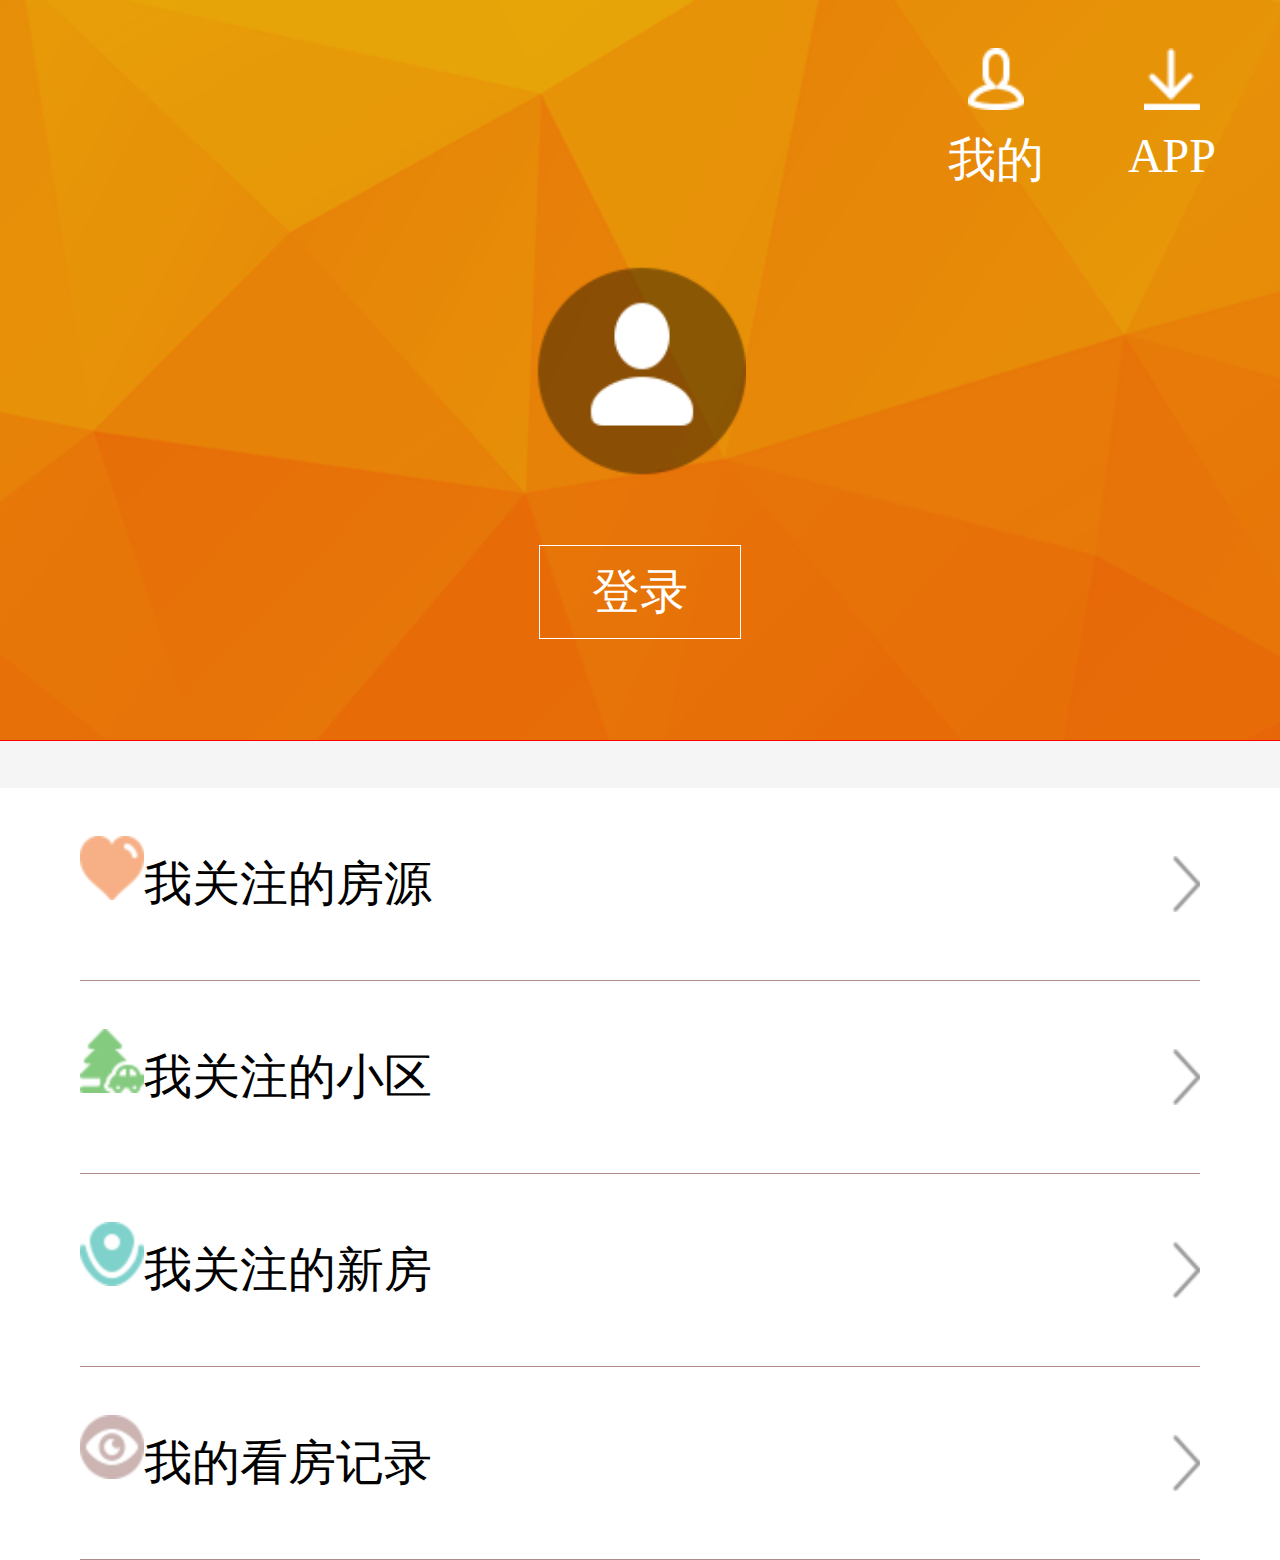
<file: my.html>
<!DOCTYPE html>
<html lang="en">

<head>
    <meta charset="UTF-8">
    <meta http-equiv="X-UA-Compatible" content="IE=edge">
    <meta name="viewport"
        content="width=device-width, user-scalable=no, initial-scale=1.0, maximum-scale=1.0, minimum-scale=1.0">
    <title>Document</title>
    <style>
        * {
            padding: 0;
            margin: 0;
            list-style: none;
            text-decoration: none;
        }

        html,
        body {
            width: 100%;
            height: 100%;
            background-color: rgb(245, 245, 245);
        }

        .box {
            width: 100%;
            height: 100%;
            display: flex;
            flex-direction: column;
        }

        .head {
            outline: 1px solid red;
            position: relative;
        }

        .head>img:nth-of-type(1) {
            width: 100%;
            vertical-align: top;
        }

        .head>img:nth-of-type(2) {
            width: 0.53rem;
            height: 0.53rem;
            position: absolute;
            top: 50%;
            left: 50%;
            transform: translate(-50%, -50%);
        }

        .top {
            position: absolute;
            top: 0.12rem;
            right: 0.16rem;
            width: 0.8rem;
            height: 0.5rem;
        }

        .top>a {
            color: #ffffff;
            margin-left: 0.2rem;
            height: 0.32rem;
            display: inline-block;
            padding-top: 0.2rem;
            box-sizing: border-box;
            text-align: center;
            font-size: 0.12rem;
            position: absolute;
            top: 0;
        }

        .top>a:nth-of-type(1) {
            background: url(./image/my/urse.png)center 0 no-repeat;
            background-size: 0.14rem;
            right: 0.4rem;
            width: 0.3rem;
        }

        .top>a:nth-of-type(2) {
            background: url(./image/my/down.png)center 0 no-repeat;
            background-size: 0.14rem;
            right: 0;
        }

        .head>a {
            width: 0.5rem;
            height: 0.23rem;
            color: white;
            text-align: center;
            line-height: 0.23rem;
            border: 1px solid white;
            font-size: 0.12rem;
            position: absolute;
            top: 80%;
            left: 50%;
            transform: translate(-50%, -50%);
        }

        /* .xiangqing {
            margin-top: 0 0.2rem;
            padding: 0.2rem;
            background-color: white;
        }

        .xiangqing>ul>li>a {
            font-size: 0.12rem;
            color: black;
        }

        .xiangqing>ul>li {
            height: 0.4rem;
        } */

        .xiangqing {
            margin-top: 0.12rem;
            background: #ffffff;
            padding: 0 0.2rem;
            font-size: 0.12rem;
        }

        .xiangqing li {
            height: 0.48rem;
            line-height: 0.48rem;
            border-bottom: 1px solid #af8b8b;
            background: url(./image/my/right.png) right center no-repeat;
            background-size: 0.07rem 0.14rem;

        }
        .xiangqing li a {
            color: black;
        }
        .xiangqing img {
            width: 0.16rem;
            height: 0.16rem;
        }
    </style>
</head>

<body>
    <div class="box">
        <!-- 头部 -->
        <section class="head">
            <img src="./image/my/bg1.png" alt="">
            <div class="top">
                <a href="./my.html">我的</a>
                <a href="#">APP</a>
            </div>
            <img src="./image/my/urse2.png" alt="">
            <a href="./login.html">登录</a>
        </section>
        <section class="xiangqing">
            <ul>
                <li><img src="./image/my/icon1.png" alt=""><a href="#">我关注的房源</a></li>
                <li><img src="./image/my/icon2.png" alt=""><a href="#">我关注的小区</a></li>
                <li><img src="./image/my/icon3.png" alt=""><a href="#">我关注的新房</a> </li>
                <li><img src="./image/my/icon4.png" alt=""><a href="#">我的看房记录</a></li>
            </ul>
        </section>

        <!-- <div class="main"></div> -->

    </div>
</body>

</html>
<script src="./js/rem.js"></script>
</file>
